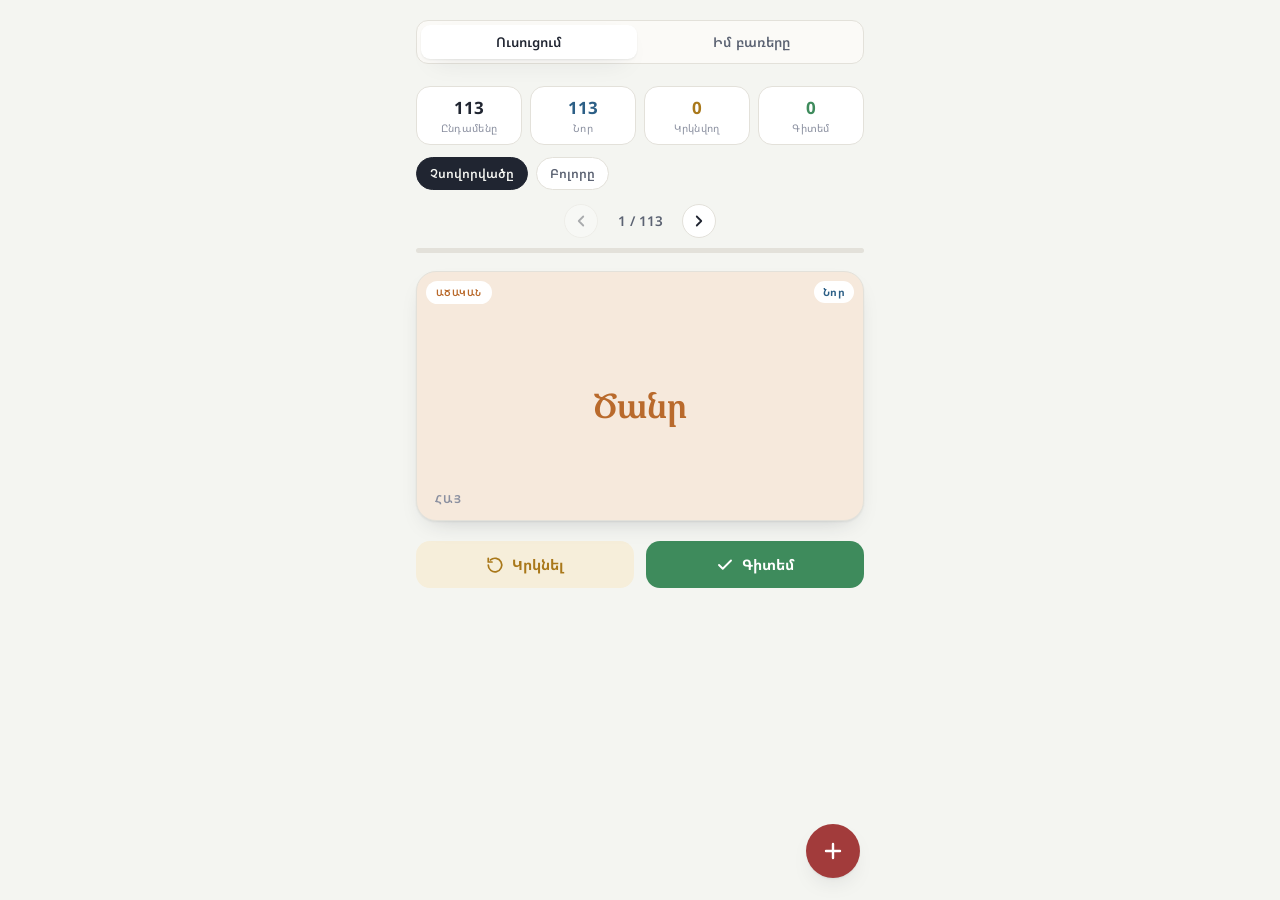
<file: index.html>
<!doctype html>
<html lang="hy">
<head>
  <meta charset="utf-8">
  <meta name="viewport" content="width=device-width, initial-scale=1, viewport-fit=cover">
  <title>Բառաքարտեր</title>
  <meta name="description" content="English–Armenian vocabulary flashcards: flip cards, hear pronunciation, track what you know.">
  <meta name="theme-color" content="#F4F5F1">
  <link rel="icon" href="data:image/svg+xml,<svg xmlns='http://www.w3.org/2000/svg' viewBox='0 0 100 100'><text y='.9em' font-size='90'>🃏</text></svg>">
  <link rel="preconnect" href="https://fonts.googleapis.com">
  <link rel="preconnect" href="https://fonts.gstatic.com" crossorigin>
  <link rel="stylesheet" href="https://fonts.googleapis.com/css2?family=Fraunces:opsz,wght@9..144,500;9..144,600&family=Noto+Serif+Armenian:wght@500;600&family=Noto+Sans+Armenian:wght@400;500;600;700&display=swap">
  <link rel="stylesheet" href="styles.css">
</head>
<body>
<div class="app" id="app">
  <header class="topbar">
    <nav class="tabs" role="tablist" aria-label="Բաժիններ">
      <button class="tab active" data-tab="study" role="tab" aria-selected="true">Ուսուցում</button>
      <button class="tab" data-tab="list" role="tab" aria-selected="false">Իմ բառերը</button>
    </nav>
  </header>

  <div class="stats-row">
    <div class="stat"><span class="stat-num" id="statTotal">0</span><span class="stat-label">Ընդամենը</span></div>
    <div class="stat stat-new"><span class="stat-num" id="statNew">0</span><span class="stat-label">Նոր</span></div>
    <div class="stat stat-review"><span class="stat-num" id="statReview">0</span><span class="stat-label">Կրկնվող</span></div>
    <div class="stat stat-good"><span class="stat-num" id="statGood">0</span><span class="stat-label">Գիտեմ</span></div>
  </div>

  <main>
    <section id="studyView" class="view">
      <div class="filter-row" id="studyFilters">
        <button class="chip active" data-sf="learn">Չսովորվածը</button>
        <button class="chip" data-sf="all">Բոլորը</button>
      </div>

      <div id="studyEmpty" class="empty" hidden></div>

      <div id="studyDeck" hidden>
        <div class="deck-nav">
          <button id="prevBtn" class="nav-arrow" aria-label="Նախորդ քարտը">
            <svg width="18" height="18" viewBox="0 0 24 24" fill="none" stroke="currentColor" stroke-width="2.4" stroke-linecap="round" stroke-linejoin="round"><path d="M15 18l-6-6 6-6"/></svg>
          </button>
          <div class="counter"><span id="counterCur">1</span> / <span id="counterTotal">1</span></div>
          <button id="nextBtn" class="nav-arrow" aria-label="Հաջորդ քարտը">
            <svg width="18" height="18" viewBox="0 0 24 24" fill="none" stroke="currentColor" stroke-width="2.4" stroke-linecap="round" stroke-linejoin="round"><path d="M9 18l6-6-6-6"/></svg>
          </button>
        </div>
        <div class="progress-track"><div class="progress-fill" id="progressFill" style="width:0%"></div></div>

        <div class="card-wrap">
          <span class="status-chip" id="cardStatusChip"></span>
          <span class="pos-badge" id="posBadge" hidden></span>
          <div class="flash-card" id="flashCard" tabindex="0" role="button" aria-label="Դարձրու՛ քարտը">
            <div class="card-inner">
              <div class="face face-front">
                <span class="face-lang">ՀԱՅ</span>
                <div class="face-word" id="wordAm"></div>
                <div class="face-context" id="contextAm" hidden></div>
              </div>
              <div class="face face-back">
                <span class="face-lang">EN</span>
                <div class="speak-row">
                  <div class="face-word" id="wordEn" lang="en"></div>
                  <button type="button" class="speak-btn" id="speakBtn" aria-label="Pronounce the English word" title="Listen (S)">🔊</button>
                </div>
                <div class="face-context" id="contextEn" hidden></div>
              </div>
            </div>
          </div>
        </div>

        <div class="grade-row">
          <button class="grade-btn grade-review" id="reviewBtn">
            <svg width="18" height="18" viewBox="0 0 24 24" fill="none" stroke="currentColor" stroke-width="2.3" stroke-linecap="round" stroke-linejoin="round"><path d="M3 12a9 9 0 1 0 3-6.7"/><path d="M3 3v5h5"/></svg>
            Կրկնել
          </button>
          <button class="grade-btn grade-good" id="gotItBtn">
            <svg width="18" height="18" viewBox="0 0 24 24" fill="none" stroke="currentColor" stroke-width="2.5" stroke-linecap="round" stroke-linejoin="round"><path d="M20 6 9 17l-5-5"/></svg>
            Գիտեմ
          </button>
        </div>
      </div>

      <div id="sessionComplete" class="session-complete" hidden>
        <p class="sc-title">Այս շրջանն ավարտվեց</p>
        <p class="sc-sub" id="scSummary"></p>
        <button id="restartBtn" class="btn-primary">Սկսել նորից</button>
      </div>
    </section>

    <section id="listView" class="view" hidden>
      <div class="filter-row" id="listFilters">
        <button class="chip active" data-lf="all">Բոլորը</button>
        <button class="chip" data-lf="new">Նոր</button>
        <button class="chip" data-lf="review">Կրկնվող</button>
        <button class="chip" data-lf="got_it">Գիտեմ</button>
      </div>
      <ul class="word-list" id="wordList"></ul>
      <div id="listEmpty" class="empty" hidden>Այս բաժնում բառեր չկան։</div>

      <div class="list-footer" id="listFooter">
        <p class="storage-note" id="storageNote">Բառերը պահվում են միայն այս սարքում՝ այս բրաուզերում։</p>
        <button type="button" class="link-btn" id="resetBtn">Վերականգնել սկզբնական ցանկը</button>
      </div>
    </section>
  </main>

  <button id="addFab" class="fab" aria-label="Ավելացնել նոր բառ">
    <svg width="24" height="24" viewBox="0 0 24 24" fill="none" stroke="currentColor" stroke-width="2.4" stroke-linecap="round"><path d="M12 5v14M5 12h14"/></svg>
  </button>

  <div id="wordSheet" class="sheet-backdrop" hidden>
    <div class="sheet" role="dialog" aria-modal="true" aria-labelledby="sheetTitle">
      <h2 id="sheetTitle">Նոր բառ</h2>
      <label for="inputEn">Անգլերեն</label>
      <input id="inputEn" type="text" placeholder="օր.՝ butterfly" autocomplete="off" lang="en">
      <label for="inputAm">Հայերեն</label>
      <input id="inputAm" type="text" placeholder="օր.՝ թիթեռ" autocomplete="off">
      <label for="inputContext">Համատեքստ (ընտրական)</label>
      <input id="inputContext" type="text" placeholder="օր.՝ A colorful insect" autocomplete="off">
      <label for="inputPos">Խոսքի մասը (ընտրական)</label>
      <select id="inputPos">
        <option value="">Ընտրել...</option>
        <option value="Գոյական">Գոյական (Noun)</option>
        <option value="Դերանուն">Դերանուն (Pronoun)</option>
        <option value="Բայ">Բայ (Verb)</option>
        <option value="Ածական">Ածական (Adjective)</option>
        <option value="Մակբայ">Մակբայ (Adverb)</option>
        <option value="Թվական">Թվական (Numeral)</option>
        <option value="Կապ">Կապ (Preposition)</option>
        <option value="Շաղկապ">Շաղկապ (Conjunction)</option>
        <option value="Վերաբերական">Վերաբերական (Particle)</option>
        <option value="Ձայնարկություն">Ձայնարկություն (Interjection)</option>
      </select>
      <div class="sheet-actions">
        <button id="cancelSheet" class="btn-secondary" type="button">Չեղարկել</button>
        <button id="saveSheet" class="btn-primary" type="button">Ավելացնել</button>
      </div>
    </div>
  </div>

  <div id="toast" class="toast" role="status" aria-live="polite" hidden></div>
</div>

<script src="app.js"></script>
</body>
</html>
</file>
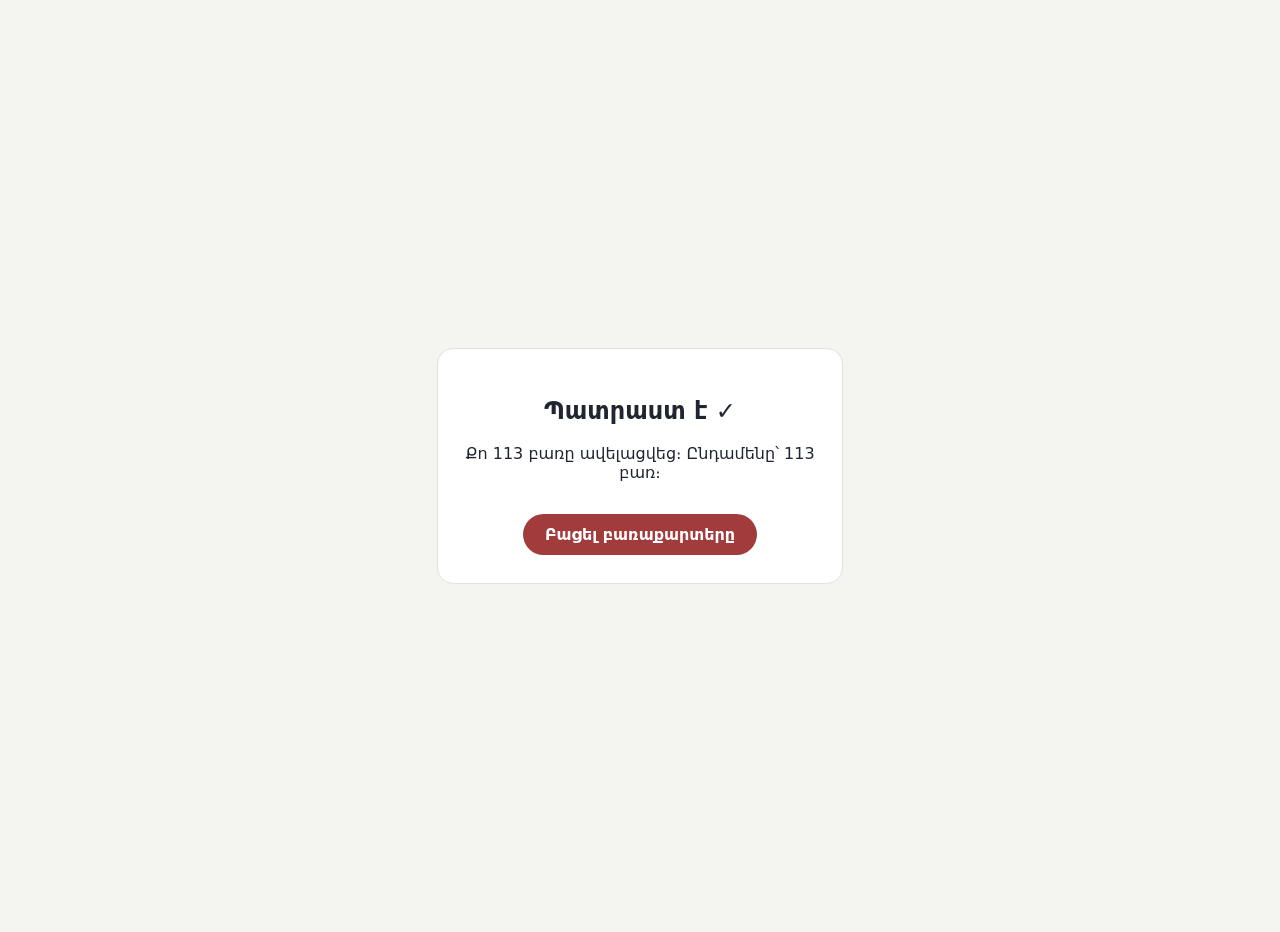
<file: import-my-words.html>
<!doctype html>
<html lang="hy"><head><meta charset="utf-8"><meta name="viewport" content="width=device-width,initial-scale=1">
<title>Բառերի ներմուտք</title>
<style>body{font-family:system-ui,sans-serif;background:#F4F5F1;color:#202531;display:grid;place-items:center;min-height:100vh;margin:0;padding:16px;text-align:center}
.box{background:#fff;border:1px solid #E3E1DA;border-radius:16px;padding:28px 22px;max-width:360px}
a{display:inline-block;margin-top:16px;background:#A23B3B;color:#fff;padding:11px 22px;border-radius:99px;text-decoration:none;font-weight:700}</style></head>
<body><div class="box"><h2 id="t">Ներմուտք…</h2><p id="m"></p><a href="/">Բացել բառաքարտերը</a></div>
<script>
try{
  var r=JSON.parse((()=>{const W=[{"en":"Heavy","am":"Ծանր","status":"review","reviewCount":8,"createdAt":1789539832480,"pos":"Ածական","lastReviewed":1789558153022},{"en":"dirty","am":"Կեղտոտ","status":"review","reviewCount":8,"createdAt":1789539850984,"pos":"Ածական","lastReviewed":1789558153037},{"en":"To seem","am":"Թվալ","status":"review","reviewCount":9,"createdAt":1789539876354,"pos":"Բայ","lastReviewed":1789558153396},{"en":"Seldom","am":"Հազվադեպ","status":"review","reviewCount":7,"createdAt":1789539894416,"lastReviewed":1789558153411},{"en":"Suburb","am":"Արվարձան","status":"review","reviewCount":7,"createdAt":1789539906975,"lastReviewed":1789558153763},{"en":"To belong","am":"Պատկանել","status":"review","reviewCount":5,"createdAt":1789540104912,"pos":"Բայ","lastReviewed":1789558153778},{"en":"Polite","am":"Քաղաքավարի","status":"review","reviewCount":5,"createdAt":1789540154844,"lastReviewed":1789558154568},{"en":"Rude","am":"Անքաղաքավարի","status":"review","reviewCount":9,"createdAt":1789540172324,"lastReviewed":1789558154583},{"en":"Throwing","am":"Նետել","status":"review","reviewCount":6,"createdAt":1789540191701,"lastReviewed":1789558154879},{"en":"Supper","am":"Ընթրիք","status":"review","reviewCount":7,"createdAt":1789540206074,"lastReviewed":1789558155062},{"en":"Arrange","am":"Կազմակերպել","status":"review","reviewCount":5,"createdAt":1789540252636,"context":"Ըստ շարքերի դասավորել","lastReviewed":1789558155341},{"en":"Passion","am":"Ձգտում","status":"review","reviewCount":6,"createdAt":1789540268775,"lastReviewed":1789558155357},{"en":"Decade","am":"Տասնամյակ","status":"review","reviewCount":4,"createdAt":1789540299108,"lastReviewed":1789558155716},{"en":"Enduring","am":"Տոկուն","status":"review","reviewCount":5,"createdAt":1789540342943,"lastReviewed":1789558155744},{"en":"Pleasure","am":"Հաճույք","status":"review","reviewCount":5,"createdAt":1789540376413,"lastReviewed":1789558156157},{"en":"Amusement","am":"Զվարճանք","status":"review","reviewCount":4,"createdAt":1789540389060,"lastReviewed":1789558156173},{"en":"Theme","am":"Թեմա","status":"review","reviewCount":5,"createdAt":1789540402841,"lastReviewed":1789558159205},{"en":"Through","am":"Միջով","status":"review","reviewCount":4,"createdAt":1789540426888,"lastReviewed":1789558159220},{"en":"Legacy","am":"Ժառանգության","status":"review","reviewCount":4,"createdAt":1789540442018,"lastReviewed":1789558159644},{"en":"According","am":"Համաձայն","status":"review","reviewCount":3,"createdAt":1789540470680,"lastReviewed":1789558159660},{"en":"Grumbling","am":"Փնփնթալ","status":"review","reviewCount":3,"createdAt":1789540496418,"lastReviewed":1789558160138},{"en":"Silly","am":"Հիմար","status":"review","reviewCount":4,"createdAt":1789540511966,"lastReviewed":1789558160154},{"en":"Suppose","am":"Ենթադրել","status":"review","reviewCount":4,"createdAt":1789540528411,"lastReviewed":1789558160600},{"en":"Competition","am":"Մրցակցության","status":"review","reviewCount":3,"createdAt":1789540801000,"lastReviewed":1789558161062},{"en":"Patent","am":"Արտոնագիր","status":"review","reviewCount":3,"createdAt":1789540823972,"lastReviewed":1789558161078},{"en":"Expanse","am":"Ծախս","status":"review","reviewCount":3,"createdAt":1789540846564,"lastReviewed":1789558161501},{"en":"Lenghy","am":"Երկարության","status":"review","reviewCount":3,"createdAt":1789540864952,"lastReviewed":1789558161516},{"en":"Illigble","am":"Անընթեռնելի","status":"review","reviewCount":4,"createdAt":1789540920393,"lastReviewed":1789558161964},{"en":"Return","am":"Հետ գնալ","status":"review","reviewCount":4,"createdAt":1789540938038,"lastReviewed":1789558161980},{"en":"End up","am":"Վախճանը գրանցել","status":"review","reviewCount":3,"createdAt":1789540961841,"lastReviewed":1789558162402},{"en":"Clue","am":"Հուշում","status":"review","reviewCount":4,"createdAt":1789540992770,"lastReviewed":1789558162417},{"en":"So that","am":"Որպեսզի","status":"review","reviewCount":4,"createdAt":1789541017225,"lastReviewed":1789558163215},{"en":"Call in","am":"Մուտք գործել ծրագիր","status":"review","reviewCount":4,"createdAt":1789541042533,"lastReviewed":1789558163231},{"en":"Hold auction","am":"Աճուրդ անցկացնելու","status":"review","reviewCount":3,"createdAt":1789541073117,"lastReviewed":1789558163605},{"en":"Bin","am":"Տարրա","status":"review","reviewCount":3,"createdAt":1789541127675,"lastReviewed":1789558163621},{"en":"Bidder","am":"Գնորդ","status":"review","reviewCount":3,"createdAt":1789541155244,"lastReviewed":1789558164028},{"en":"To go in for sport","am":"Սպորտով զբաղվել","status":"review","reviewCount":3,"createdAt":1789541189169,"lastReviewed":1789558164355},{"en":"Pensioner","am":"Թոշակառու","status":"review","reviewCount":4,"createdAt":1789541227688,"lastReviewed":1789558164593},{"en":"Appear","am":"Հայտնվել","status":"review","reviewCount":4,"createdAt":1789541248894,"lastReviewed":1789558164911},{"en":"Perhaps","am":"Գուցե","status":"review","reviewCount":4,"createdAt":1789541339137,"lastReviewed":1789558164926},{"en":"Deal","am":"Գործարք","status":"review","reviewCount":3,"createdAt":1789541361119,"lastReviewed":1789558165303},{"en":"However","am":"Չնայած,անյնուամենայնիվ","status":"review","reviewCount":4,"createdAt":1789541425314,"lastReviewed":1789558165319},{"en":"District","am":"Շրջան","status":"review","reviewCount":3,"createdAt":1789541481585,"context":"Տարածաշրջան","lastReviewed":1789558165701},{"en":"Put off","am":"Հետաձգել","status":"review","reviewCount":4,"createdAt":1789541512883,"lastReviewed":1789558165716},{"en":"Put down","am":"Վայր դնել","status":"review","reviewCount":3,"createdAt":1789541529986,"lastReviewed":1789558166091},{"en":"Put away","am":"Մի կողմ դնել","status":"review","reviewCount":3,"createdAt":1789541546195,"lastReviewed":1789558166107},{"en":"Differ","am":"Տարբերվել","status":"review","reviewCount":2,"createdAt":1789541564622,"lastReviewed":1789558166481},{"en":"Porridge","am":"Շիլա","status":"review","reviewCount":2,"createdAt":1789541594205,"lastReviewed":1789558166496},{"en":"Complain","am":"Բողոքել","status":"review","reviewCount":2,"createdAt":1789541625286,"lastReviewed":1789558166928},{"en":"Properly","am":"Պատշաճ կարպով","status":"review","reviewCount":2,"createdAt":1789541659417,"lastReviewed":1789558166944},{"en":"Arrangements","am":"Պայմանավորվածություն","status":"review","reviewCount":2,"createdAt":1789543660780,"pos":"Գոյական","lastReviewed":1789558167407},{"en":"Prepare","am":"Նախապատրասվել","status":"review","reviewCount":2,"createdAt":1789543733980,"lastReviewed":1789558167423},{"en":"Suspect","am":"Կասկած","status":"review","reviewCount":2,"createdAt":1789543751749,"lastReviewed":1789558167829},{"en":"Rarely","am":"Հազվադեպ","status":"review","reviewCount":2,"createdAt":1789545472876,"lastReviewed":1789558167844},{"en":"Relate","am":"Առնչվել","status":"review","reviewCount":2,"createdAt":1789545499583,"lastReviewed":1789558168235},{"en":"Norrow","am":"Նեղ","status":"review","reviewCount":2,"createdAt":1789545517841,"lastReviewed":1789558168251},{"en":"Record","am":"Գրանցել,ձայնագրել","status":"review","reviewCount":2,"createdAt":1789545604417,"context":"Ցանկացած նկարահանում,ձայնագրում,ինչ-որ սարքով","lastReviewed":1789558168770},{"en":"Sample","am":"Օրինակ,նմուշ","status":"review","reviewCount":2,"createdAt":1789545659509,"context":"Բրածոի պես մի բան","lastReviewed":1789558168786},{"en":"Surface","am":"Մակերես, մակերևույթ","status":"review","reviewCount":2,"createdAt":1789545692116,"lastReviewed":1789558169136},{"en":"Eruption","am":"Ժայթքում","status":"review","reviewCount":2,"createdAt":1789545737651,"lastReviewed":1789558169152},{"en":"Gradual","am":"Հետզհետե","status":"review","reviewCount":2,"createdAt":1789545760043,"lastReviewed":1789558169511},{"en":"Fossil","am":"Բրածո","status":"review","reviewCount":2,"createdAt":1789545784217,"lastReviewed":1789558169888},{"en":"Backgammon","am":"Նարդի","status":"review","reviewCount":2,"createdAt":1789545872212,"lastReviewed":1789558169902},{"en":"To beware","am":"Զգուշանալ","status":"review","reviewCount":4,"createdAt":1789545903252,"pos":"Բայ","lastReviewed":1789558170245},{"en":"Deceive","am":"Խաբել","status":"review","reviewCount":3,"createdAt":1789545992192,"pos":"Բայ","lastReviewed":1789558170263},{"en":"Omit","am":"Բաց թողնել","status":"review","reviewCount":3,"createdAt":1789546020472,"lastReviewed":1789558170612},{"en":"Compaign","am":"Արշավ","status":"review","reviewCount":2,"createdAt":1789546057956,"pos":"Գոյական","lastReviewed":1789558170629},{"en":"Advertiser","am":"Գովազդող","status":"review","reviewCount":2,"createdAt":1789546109210,"lastReviewed":1789558171005},{"en":"Claim","am":"Պնդել,պահանջ","status":"review","reviewCount":3,"createdAt":1789546134704,"lastReviewed":1789558171020},{"en":"Against","am":"Դեմ","status":"review","reviewCount":3,"createdAt":1789546150062,"lastReviewed":1789558171388},{"en":"Mislead","am":"Շեղել,մոլորեցնել","status":"review","reviewCount":2,"createdAt":1789546224136,"lastReviewed":1789558171402},{"en":"Ad","am":"Գովազդ","status":"review","reviewCount":2,"createdAt":1789546233856,"lastReviewed":1789558172025},{"en":"Pimple","am":"Բշտիկ","status":"review","reviewCount":3,"createdAt":1789546253397,"lastReviewed":1789558172041},{"en":"Mention","am":"Նշել","status":"review","reviewCount":2,"createdAt":1789546315790,"lastReviewed":1789558172425},{"en":"Deception","am":"Խափեություն","status":"review","reviewCount":2,"createdAt":1789546362829,"lastReviewed":1789558172439},{"en":"Stray","am":"Թափառող","status":"review","reviewCount":2,"createdAt":1789546404059,"lastReviewed":1789558172853},{"en":"Unfortunately","am":"Դժբախտաբար, ցավոք","status":"review","reviewCount":2,"createdAt":1789546443335,"lastReviewed":1789558172869},{"en":"Repair","am":"Վերանորոգում","status":"review","reviewCount":2,"createdAt":1789546493108,"lastReviewed":1789558173292},{"en":"Cure","am":"Բուժել","status":"review","reviewCount":2,"createdAt":1789546508860,"lastReviewed":1789558173708},{"en":"Roaming","am":"Շրջել,թափռել","status":"review","reviewCount":2,"createdAt":1789546606856,"lastReviewed":1789558173723},{"en":"Plump","am":"Գեր,փարթամ","status":"review","reviewCount":3,"createdAt":1789546640403,"lastReviewed":1789558174340},{"en":"Fascinat","am":"Հիացնել","status":"review","reviewCount":3,"createdAt":1789546675549,"lastReviewed":1789558174729},{"en":"Domesticat","am":"Ընտելացնել","status":"review","reviewCount":3,"createdAt":1789546723818,"lastReviewed":1789558174745},{"en":"Require","am":"Պահանջել","status":"review","reviewCount":3,"createdAt":1789546821244,"lastReviewed":1789558175145},{"en":"Uncharted","am":"Չքարտեզագրված","status":"review","reviewCount":2,"createdAt":1789546842675,"lastReviewed":1789558175158},{"en":"To appeal","am":"Դուր գալ","status":"review","reviewCount":2,"createdAt":1789546869674,"lastReviewed":1789558175590},{"en":"Daring","am":"Համարձակություն","status":"review","reviewCount":2,"createdAt":1789546928455,"lastReviewed":1789558175606},{"en":"Evoke","am":"Վեր հանել,առաջացնել","status":"review","reviewCount":2,"createdAt":1789546968183,"lastReviewed":1789558175999},{"en":"Charming","am":"Հմայիչ","status":"review","reviewCount":2,"createdAt":1789546983544,"lastReviewed":1789558176013},{"en":"Soul","am":"Հոգի","status":"review","reviewCount":2,"createdAt":1789547011465,"lastReviewed":1789558176770},{"en":"Suffer","am":"Տառապել","status":"review","reviewCount":2,"createdAt":1789547100506,"lastReviewed":1789558177034},{"en":"Exert","am":"Գործադրել","status":"review","reviewCount":2,"createdAt":1789547121952,"lastReviewed":1789558177265},{"en":"Consider","am":"Հաշվի առնել,հարմարվել","status":"review","reviewCount":2,"createdAt":1789547160600,"lastReviewed":1789558177503},{"en":"Prominent","am":"Աչքի ընկնող","status":"review","reviewCount":2,"createdAt":1789547267993,"lastReviewed":1789558177758},{"en":"Occasional","am":"Ժամանակավոր","status":"review","reviewCount":2,"createdAt":1789547377465,"context":"Առիթից առիթ","lastReviewed":1789558177981},{"en":"Exhibition","am":"Ցուցահանդես, ցուցադրել","status":"review","reviewCount":2,"createdAt":1789547421644,"lastReviewed":1789558178277},{"en":"Though","am":"Թեև, չնայած","status":"review","reviewCount":2,"createdAt":1789547478376,"lastReviewed":1789558178292},{"en":"Burnt down","am":"Հիմնահատակ այրվել","status":"review","reviewCount":2,"createdAt":1789547547009,"lastReviewed":1789558179367},{"en":"Rape","am":"Բռնաբարել","status":"review","reviewCount":2,"createdAt":1789547818879,"pos":"Բայ","lastReviewed":1789558180223},{"en":"Form","am":"Ձևափոխել, ձևաչափ","status":"review","reviewCount":1,"createdAt":1789548236527,"lastReviewed":1789558180237},{"en":"Keep up","am":"Պահպանել տեպը","status":"review","reviewCount":1,"createdAt":1789549046622,"lastReviewed":1789558180700},{"en":"Preserve","am":"Պահպանել","status":"review","reviewCount":1,"createdAt":1789549082803,"lastReviewed":1789558181881},{"en":"Wise","am":"Իմաստուն","status":"review","reviewCount":1,"createdAt":1789549130534,"lastReviewed":1789558182184},{"en":"Distinguished","am":"Տարբերակված","status":"review","reviewCount":1,"createdAt":1789549220786,"pos":"Բայ","lastReviewed":1789558182201},{"en":"To be eager to do","am":"Շատ ցանկանալ գնել","status":"review","reviewCount":1,"createdAt":1789549281095,"lastReviewed":1789558182617},{"en":"Cradle","am":"Բնօրրան","status":"review","reviewCount":1,"createdAt":1789549310579,"lastReviewed":1789558182630},{"en":"Steam","am":"Գոլորշի","status":"review","reviewCount":1,"createdAt":1789549334578,"lastReviewed":1789558183111},{"en":"Customery","am":"Սովորական","status":"review","reviewCount":1,"createdAt":1789549388818,"lastReviewed":1789558183126},{"en":"Goods","am":"Ապրանքներ","status":"review","reviewCount":1,"createdAt":1789549405207,"lastReviewed":1789558183533},{"en":"A great deal of","am":"Շատ","status":"review","reviewCount":1,"createdAt":1789549470337,"context":"Much . Synonym","lastReviewed":1789558185626},{"en":"To lay the table","am":"Գցել","status":"review","reviewCount":1,"createdAt":1789549510134,"lastReviewed":1789558186288},{"en":"To do a favour","am":"Լավություն անել","status":"review","reviewCount":1,"createdAt":1789549540533,"lastReviewed":1789558186304},{"en":"To cach a cold","am":"Մրսել","status":"review","reviewCount":1,"createdAt":1789549574483,"lastReviewed":1789558186964}];const id=()=>crypto.randomUUID?crypto.randomUUID():'w-'+Date.now().toString(36)+Math.random().toString(36).slice(2);const res={};
for(const K of ['barakarter.words.v1','barakarter.words.v2']){let cur=[];try{cur=(JSON.parse(localStorage.getItem(K))||{}).words||[]}catch(e){}
const OLD=new Set(['apple','book','water','friend','sun','moon','house','school','teacher','student','happy','beautiful','to learn','to speak','family','mother','father','love','time','dream']);const mine=new Set(W.map(w=>w.en.toLowerCase()));const keep=cur.filter(w=>{const e=(w.en||'').trim().toLowerCase();return !OLD.has(e)&&!mine.has(e)});const added=W.length;cur=W.map(w=>Object.assign({id:id()},w)).concat(keep);localStorage.setItem(K,JSON.stringify({version:1,savedAt:Date.now(),words:cur}));res[K]={added,total:cur.length}}return JSON.stringify(res)})());
  var k=r["barakarter.words.v2"]||r["barakarter.words.v1"];
  document.getElementById("t").textContent="Պատրաստ է ✓";
  document.getElementById("m").textContent="Քո "+k.added+" բառը ավելացվեց։ Ընդամենը՝ "+k.total+" բառ։";
  setTimeout(function(){location.href="/";},2500);
}catch(e){
  document.getElementById("t").textContent="Չհաջողվեց";
  document.getElementById("m").textContent="Բրաուզերը չի թույլատրում պահպանել ("+e.message+")";
}
</script></body></html>
</file>
<file: styles.css>
/* ============================================================
   Բառաքարտեր — English ⇄ Armenian flashcards
   ============================================================ */

:root{
  --paper:#F4F5F1; --surface:#FFFFFF; --surface-2:#FBFAF7;
  --ink:#202531; --ink-soft:#5B6272; --ink-faint:#8B90A0; --line:#E3E1DA;
  --ruby:#A23B3B; --ruby-ink:#FFFFFF;
  --english:#2C5F86; --english-tint:#E7EEF3;
  --armenian:#B96A2C; --armenian-tint:#F6E9DC;
  --good:#3E8B5C; --good-tint:#E4F2E9;
  --review:#A9781A; --review-tint:#F6EEDA;
  --context-bg:rgba(0,0,0,.05);
  --shadow:0 1px 2px rgba(32,37,49,.07), 0 10px 26px -14px rgba(32,37,49,.28);
  --r-lg:20px; --r-md:14px; --r-sm:10px;
  color-scheme:light;
}
@media (prefers-color-scheme: dark){
  :root:not([data-theme="light"]){
    --paper:#14171D; --surface:#1D212A; --surface-2:#20242D;
    --ink:#EDEFF3; --ink-soft:#A9AFC0; --ink-faint:#767C8C; --line:#2B303B;
    --ruby:#CE7373; --ruby-ink:#1B1416;
    --english:#7FB3DE; --english-tint:#1D2C38;
    --armenian:#E0995F; --armenian-tint:#39291B;
    --good:#78C594; --good-tint:#1B2B21;
    --review:#E1C169; --review-tint:#332C17;
    --context-bg:rgba(255,255,255,.05);
    --shadow:0 1px 2px rgba(0,0,0,.5), 0 10px 26px -14px rgba(0,0,0,.65);
    color-scheme:dark;
  }
}
:root[data-theme="dark"]{
  --paper:#14171D; --surface:#1D212A; --surface-2:#20242D;
  --ink:#EDEFF3; --ink-soft:#A9AFC0; --ink-faint:#767C8C; --line:#2B303B;
  --ruby:#CE7373; --ruby-ink:#1B1416;
  --english:#7FB3DE; --english-tint:#1D2C38;
  --armenian:#E0995F; --armenian-tint:#39291B;
  --good:#78C594; --good-tint:#1B2B21;
  --review:#E1C169; --review-tint:#332C17;
  --context-bg:rgba(255,255,255,.05);
  --shadow:0 1px 2px rgba(0,0,0,.5), 0 10px 26px -14px rgba(0,0,0,.65);
  color-scheme:dark;
}

*{ box-sizing:border-box; }
html{ height:100%; }
body{
  background:var(--paper); color:var(--ink);
  font-family:"Noto Sans Armenian","Noto Sans",system-ui,sans-serif;
  font-size:14px; height:100%; margin:0;
}
button, input, select{ font-family:inherit; }
h1,h2,p{ margin:0; }
[hidden]{ display:none !important; }
::selection{ background:var(--armenian-tint); }

.app{
  max-width:480px; margin:0 auto; min-height:100%;
  display:flex; flex-direction:column;
  padding-inline:16px; padding-block:14px 96px;
}

/* ---- header ---- */
.topbar{
  position:sticky; top:env(safe-area-inset-top,0px); z-index:20;
  background:var(--paper); padding-block:6px 10px;
}
.tabs{ display:flex; gap:6px; background:var(--surface-2); padding:4px; border-radius:12px; border:1px solid var(--line); }
.tab{
  flex:1; border:none; background:transparent; color:var(--ink-soft);
  font-size:13.5px; font-weight:600; padding:8px 6px; border-radius:9px;
  cursor:pointer; transition:background .15s, color .15s;
}
.tab.active{ background:var(--surface); color:var(--ink); box-shadow:var(--shadow); }

/* ---- stats ---- */
.stats-row{ display:grid; grid-template-columns:repeat(4,1fr); gap:8px; margin-block:12px 4px; }
.stat{
  background:var(--surface); border:1px solid var(--line); border-radius:var(--r-md);
  padding:9px 4px; display:flex; flex-direction:column; align-items:center; gap:2px;
}
.stat-num{ font-variant-numeric:tabular-nums; font-weight:700; font-size:17px; }
.stat-label{ font-size:10.5px; color:var(--ink-faint); letter-spacing:.03em; }
.stat-new .stat-num{ color:var(--english); }
.stat-review .stat-num{ color:var(--review); }
.stat-good .stat-num{ color:var(--good); }

main{ flex:1; display:flex; flex-direction:column; }

/* ---- filter chips ---- */
.filter-row{ display:flex; gap:8px; margin-block:8px 14px; flex-wrap:wrap; }
.chip{
  border:1px solid var(--line); background:var(--surface); color:var(--ink-soft);
  font-size:12.5px; font-weight:600; padding:7px 13px; border-radius:999px; cursor:pointer;
  transition:background .15s, color .15s, border-color .15s;
}
.chip.active{ background:var(--ink); color:var(--paper); border-color:var(--ink); }

/* ---- deck nav / progress ---- */
.deck-nav{ display:flex; align-items:center; justify-content:center; gap:16px; }
.nav-arrow{
  width:34px; height:34px; border-radius:50%; border:1px solid var(--line); background:var(--surface);
  color:var(--ink); display:flex; align-items:center; justify-content:center; cursor:pointer;
  flex:none; transition:opacity .15s, background .15s;
}
.nav-arrow:disabled{ opacity:.35; cursor:default; }
.nav-arrow:not(:disabled):hover{ background:var(--surface-2); }
.counter{ font-variant-numeric:tabular-nums; font-weight:600; font-size:13.5px; color:var(--ink-soft); min-width:52px; text-align:center; }
.progress-track{ height:5px; border-radius:99px; background:var(--line); margin-block:10px 18px; overflow:hidden; }
.progress-fill{ height:100%; background:var(--ruby); border-radius:99px; transition:width .35s ease; }

/* ---- flash card ---- */
.card-wrap{ position:relative; }
.status-chip{
  position:absolute; top:10px; inset-inline-end:10px; z-index:2;
  font-size:10.5px; font-weight:700; letter-spacing:.03em; padding:4px 9px; border-radius:99px;
}
.status-new{ background:var(--english-tint); color:var(--english); }
.status-review{ background:var(--review-tint); color:var(--review); }
.status-got_it{ background:var(--good-tint); color:var(--good); }
.card-wrap .status-new{ background:var(--surface); }

.pos-badge{
  position:absolute; top:10px; inset-inline-start:10px; z-index:2;
  font-size:9px; font-weight:700; letter-spacing:.05em; padding:5px 10px; border-radius:99px;
  background:var(--surface); color:var(--armenian); text-transform:uppercase;
}

.flash-card{ position:relative; height:250px; perspective:1400px; cursor:pointer; }
.card-inner{
  position:absolute; inset:0; transform-style:preserve-3d;
  transition:transform .5s cubic-bezier(.2,.8,.2,1);
}
.flash-card.flipped .card-inner{ transform:rotateY(180deg); }

.face{
  position:absolute; inset:0; backface-visibility:hidden; -webkit-backface-visibility:hidden;
  border-radius:var(--r-lg); border:1px solid var(--line); box-shadow:var(--shadow);
  display:flex; flex-direction:column; align-items:center; justify-content:center;
  gap:14px; padding:40px 22px 22px; text-align:center;
}
.face-lang{
  position:absolute; bottom:14px; inset-inline-start:18px;
  font-size:11px; font-weight:700; letter-spacing:.12em; color:var(--ink-faint);
}
.face-front{ background:var(--armenian-tint); }
.face-back{ background:var(--english-tint); transform:rotateY(180deg); }
.face-word{
  font-size:clamp(24px,7vw,34px); line-height:1.2; font-weight:600;
  overflow-wrap:anywhere; max-width:100%;
}
.face-front .face-word{ font-family:"Noto Serif Armenian",Georgia,serif; color:var(--armenian); }
.face-back .face-word{ font-family:"Fraunces",Georgia,serif; color:var(--english); }
.face-context{
  font-size:12.5px; color:var(--ink-soft); font-style:italic;
  padding:10px; background:var(--context-bg); border-radius:8px;
  line-height:1.4; max-width:100%; overflow-wrap:anywhere;
}

/* ---- pronunciation ---- */
.speak-row{ display:flex; align-items:center; justify-content:center; gap:10px; max-width:100%; }
.speak-btn{
  flex:none; width:40px; height:40px; border-radius:50%;
  border:1px solid var(--line); background:var(--surface); color:var(--english);
  font-size:18px; line-height:1; cursor:pointer; display:grid; place-items:center;
  box-shadow:0 1px 3px rgba(0,0,0,.08); transition:transform .12s;
}
.speak-btn:hover{ transform:scale(1.07); }
.speak-btn:active{ transform:scale(.94); }
.speak-btn.speaking{ animation:speakPulse .9s ease-in-out infinite; }
@keyframes speakPulse{
  0%,100%{ box-shadow:0 0 0 0 rgba(44,95,134,.35); }
  50%{ box-shadow:0 0 0 7px rgba(44,95,134,0); }
}

/* ---- grade buttons ---- */
.grade-row{ display:flex; gap:12px; margin-top:20px; }
.grade-btn{
  flex:1; display:flex; align-items:center; justify-content:center; gap:8px;
  border:none; border-radius:var(--r-md); padding:14px 10px; font-size:14.5px; font-weight:700;
  cursor:pointer; transition:filter .15s, transform .1s;
}
.grade-btn:active{ transform:scale(.97); }
.grade-btn:hover{ filter:brightness(.96); }
.grade-review{ background:var(--review-tint); color:var(--review); }
.grade-good{ background:var(--good); color:#fff; }

/* ---- empty / complete states ---- */
.empty{
  text-align:center; color:var(--ink-soft); font-size:14px; line-height:1.6;
  padding:56px 12px; background:var(--surface); border:1px dashed var(--line); border-radius:var(--r-lg);
}
.session-complete{
  text-align:center; background:var(--surface); border:1px solid var(--line); border-radius:var(--r-lg);
  padding:40px 20px; display:flex; flex-direction:column; align-items:center; gap:10px; box-shadow:var(--shadow);
}
.sc-title{ font-family:"Fraunces",Georgia,serif; font-size:21px; font-weight:600; }
.sc-sub{ font-size:13.5px; color:var(--ink-soft); }

.btn-primary{
  background:var(--ruby); color:var(--ruby-ink); border:none; font-weight:700;
  font-size:13.5px; padding:11px 22px; border-radius:99px; cursor:pointer; transition:filter .15s;
}
.btn-primary:hover{ filter:brightness(1.08); }
.session-complete .btn-primary{ margin-top:10px; }
.btn-secondary{
  background:transparent; color:var(--ink-soft); border:1px solid var(--line); font-weight:600;
  font-size:13.5px; padding:11px 22px; border-radius:99px; cursor:pointer;
}

/* ---- word list ---- */
.word-list{ list-style:none; margin:0; padding:0; display:flex; flex-direction:column; gap:8px; }
.word-item{
  background:var(--surface); border:1px solid var(--line); border-radius:var(--r-md);
  padding:11px 13px; display:flex; align-items:center; gap:8px;
}
.word-text{ flex:1; min-width:0; }
.word-en{ font-weight:600; font-size:14.5px; overflow-wrap:anywhere; }
.word-am{ font-family:"Noto Serif Armenian",serif; color:var(--ink-soft); font-size:13.5px; margin-top:1px; overflow-wrap:anywhere; }
.word-chip{ font-size:10px; font-weight:700; letter-spacing:.03em; padding:3px 8px; border-radius:99px; flex:none; }
.icon-btn{
  flex:none; width:30px; height:30px; border-radius:9px; border:none; background:transparent;
  color:var(--ink-faint); cursor:pointer; display:flex; align-items:center; justify-content:center;
}
.icon-btn:hover{ background:var(--surface-2); color:var(--ink); }
.icon-btn.danger:hover{ background:var(--review-tint); color:var(--review); }

.confirm-row{ display:flex; align-items:center; gap:8px; width:100%; justify-content:space-between; flex-wrap:wrap; }
.confirm-row span{ font-size:13px; color:var(--ink-soft); }
.confirm-actions{ display:flex; gap:6px; flex:none; }
.confirm-yes{ background:var(--review); color:#fff; border:none; font-size:12px; font-weight:700; padding:6px 11px; border-radius:8px; cursor:pointer; }
.confirm-no{ background:transparent; border:1px solid var(--line); color:var(--ink-soft); font-size:12px; font-weight:600; padding:6px 11px; border-radius:8px; cursor:pointer; }

.list-footer{
  margin-top:18px; padding:12px 13px; border-top:1px solid var(--line);
  display:flex; align-items:center; justify-content:space-between; gap:10px; flex-wrap:wrap;
}
.storage-note{ font-size:11.5px; color:var(--ink-faint); line-height:1.45; flex:1; min-width:180px; }
.link-btn{
  background:none; border:none; color:var(--ruby); font-weight:600; font-size:12.5px;
  cursor:pointer; padding:6px 0;
}

/* ---- fab ---- */
.fab{
  position:fixed; bottom:calc(22px + env(safe-area-inset-bottom,0px)); inset-inline-end:calc(50% - 240px + 20px);
  width:54px; height:54px; border-radius:50%; background:var(--ruby); color:var(--ruby-ink);
  border:none; box-shadow:var(--shadow); display:flex; align-items:center; justify-content:center;
  cursor:pointer; z-index:30; transition:transform .15s, filter .15s;
}
.fab:hover{ filter:brightness(1.06); }
.fab:active{ transform:scale(.95); }
@media (max-width:519px){ .fab{ inset-inline-end:22px; } }

/* ---- add / edit sheet ---- */
.sheet-backdrop{
  position:fixed; inset:0; background:rgba(20,22,26,.45); z-index:40;
  display:flex; align-items:flex-end; justify-content:center;
}
.sheet{
  width:100%; max-width:480px; background:var(--surface); border-radius:20px 20px 0 0;
  padding:22px 20px calc(20px + env(safe-area-inset-bottom,0px)); display:flex; flex-direction:column; gap:10px;
  box-shadow:var(--shadow); max-height:100%; overflow-y:auto;
}
.sheet h2{ font-family:"Fraunces",Georgia,serif; font-size:19px; font-weight:600; margin-bottom:4px; }
.sheet label{ font-size:12.5px; font-weight:600; color:var(--ink-soft); margin-top:4px; }
.sheet input, .sheet select{
  border:1px solid var(--line); background:var(--surface-2); color:var(--ink); border-radius:var(--r-sm);
  padding:11px 12px; font-size:16px; outline:none; width:100%;
}
.sheet input:focus, .sheet select:focus{ border-color:var(--ruby); }
.sheet-actions{ display:flex; justify-content:flex-end; gap:10px; margin-top:12px; }

/* ---- toast / loading ---- */
.toast{
  position:fixed; bottom:calc(90px + env(safe-area-inset-bottom,0px)); left:50%; transform:translateX(-50%);
  background:var(--ink); color:var(--paper); font-size:13px; font-weight:600; padding:10px 18px;
  border-radius:99px; z-index:50; box-shadow:var(--shadow); max-width:88vw; text-align:center;
}

/* ---- focus & motion ---- */
.tab:focus-visible, .chip:focus-visible, .nav-arrow:focus-visible, .grade-btn:focus-visible,
.btn-primary:focus-visible, .btn-secondary:focus-visible, .icon-btn:focus-visible,
.speak-btn:focus-visible, .link-btn:focus-visible{ outline:2px solid var(--ruby); outline-offset:2px; }
.flash-card:focus-visible .face{ outline:2px solid var(--ruby); outline-offset:3px; }
.fab:focus-visible{ outline:2px solid var(--ink); outline-offset:3px; }

@media (prefers-reduced-motion:reduce){
  .card-inner, .progress-fill{ transition:none; }
  .speak-btn.speaking{ animation:none; }
}
</file>
